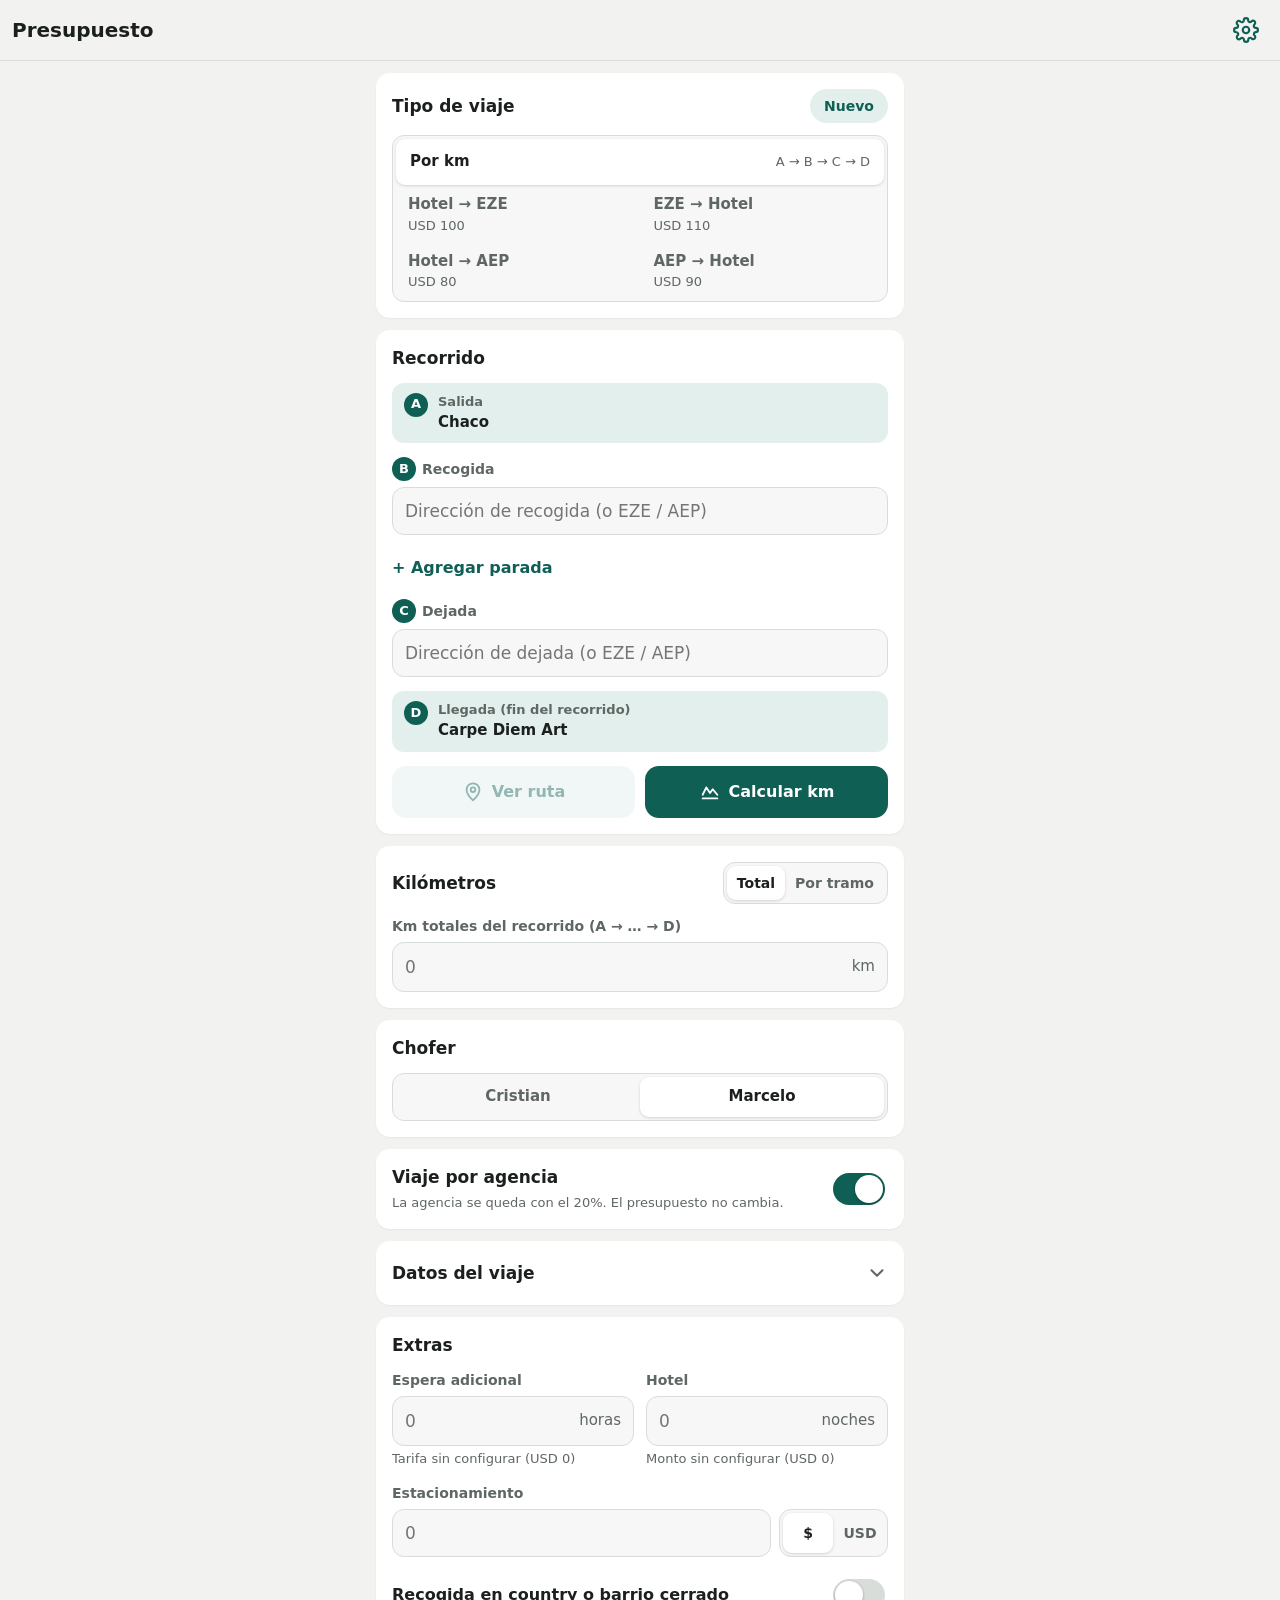
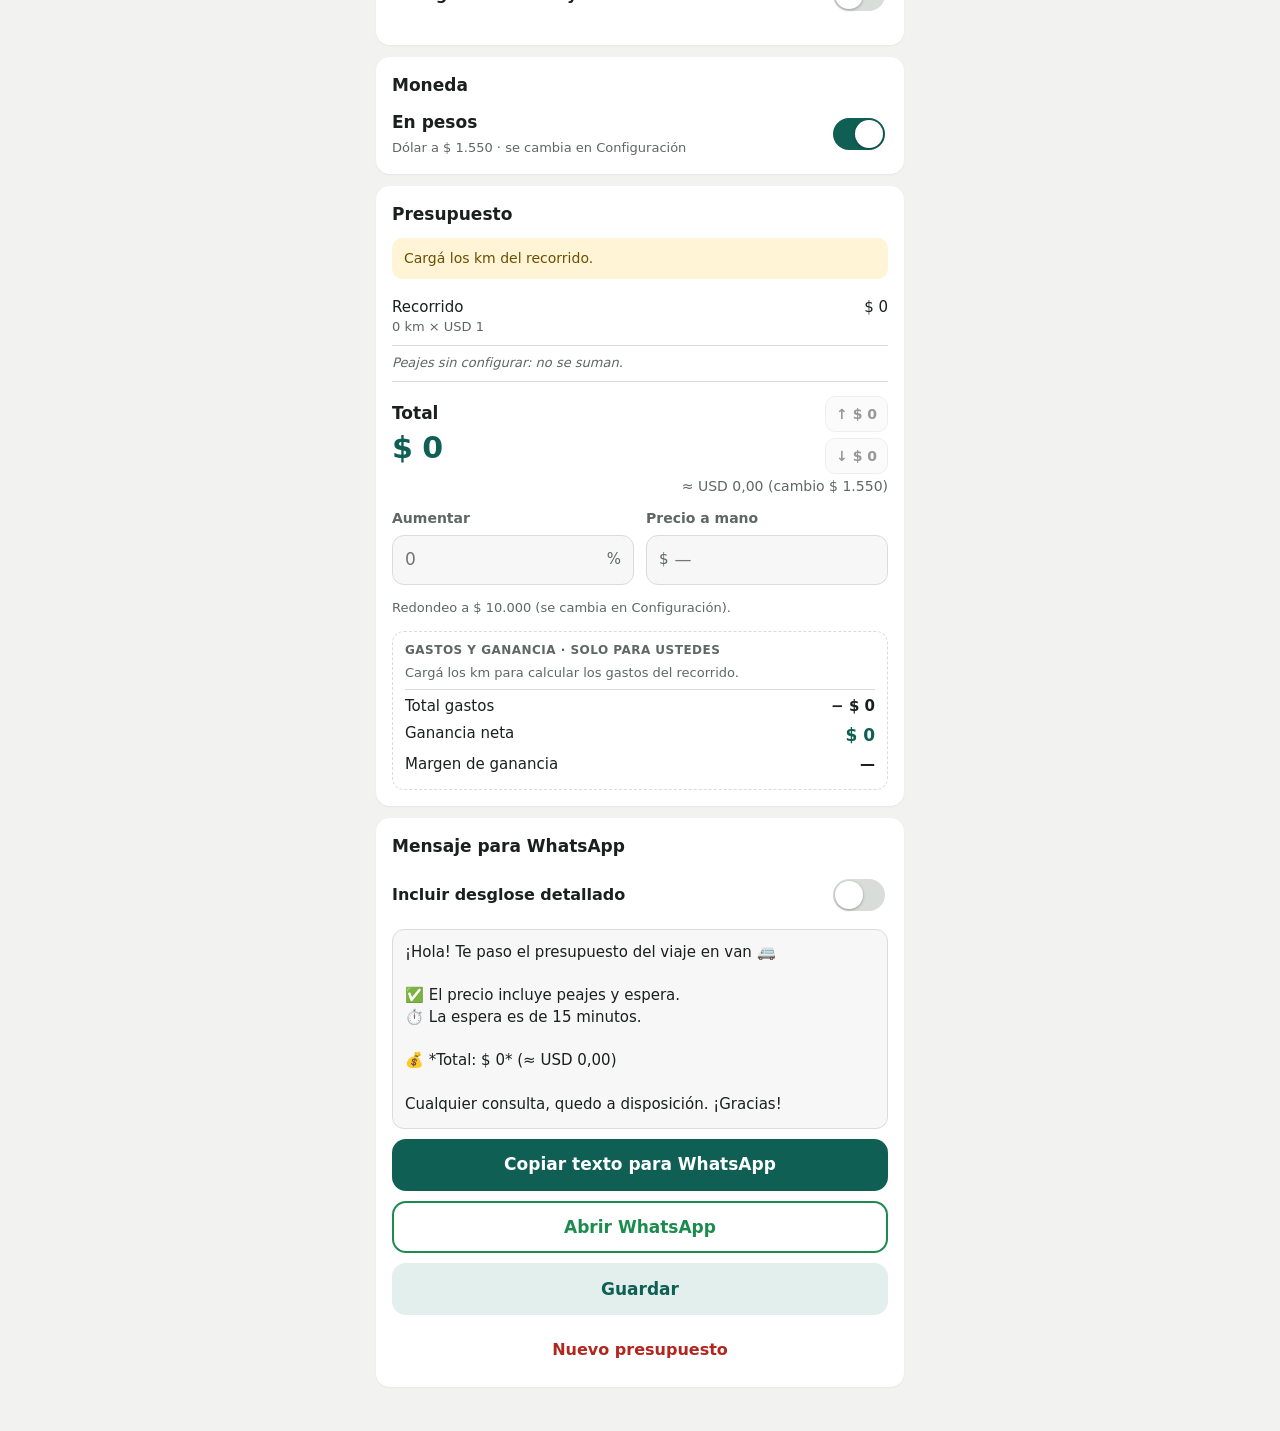
<file: index.html>
<!doctype html>
<html lang="es">
<head>
  <meta charset="utf-8">
  <meta name="viewport" content="width=device-width, initial-scale=1, viewport-fit=cover">
  <meta name="theme-color" content="#0f5f55">
  <meta name="apple-mobile-web-app-capable" content="yes">
  <meta name="mobile-web-app-capable" content="yes">
  <meta name="apple-mobile-web-app-status-bar-style" content="default">
  <meta name="apple-mobile-web-app-title" content="Presupuestos">
  <meta name="format-detection" content="telephone=no">
  <link rel="apple-touch-icon" href="icons/apple-touch-icon.png">
  <link rel="icon" href="icons/icon-192.png" type="image/png">
  <link rel="manifest" href="manifest.webmanifest">
  <title>Presupuestos Van</title>
  <link rel="stylesheet" href="styles.css">
</head>
<body>
  <header class="barra">
    <button type="button" class="barra-btn" id="btn-volver" hidden aria-label="Volver">
      <svg viewBox="0 0 24 24" aria-hidden="true"><path d="M15 5l-7 7 7 7"/></svg><span>Volver</span>
    </button>
    <h1 id="titulo">Presupuesto</h1>
    <button type="button" class="barra-btn icono" id="btn-config" aria-label="Configuración">
      <svg viewBox="0 0 24 24" aria-hidden="true"><circle cx="12" cy="12" r="3"/><path d="M19.4 15a1.7 1.7 0 0 0 .3 1.8l.1.1a2 2 0 1 1-2.8 2.8l-.1-.1a1.7 1.7 0 0 0-1.8-.3 1.7 1.7 0 0 0-1 1.5V21a2 2 0 1 1-4 0v-.1a1.7 1.7 0 0 0-1.1-1.5 1.7 1.7 0 0 0-1.8.3l-.1.1a2 2 0 1 1-2.8-2.8l.1-.1a1.7 1.7 0 0 0 .3-1.8 1.7 1.7 0 0 0-1.5-1H3a2 2 0 1 1 0-4h.1a1.7 1.7 0 0 0 1.5-1.1 1.7 1.7 0 0 0-.3-1.8l-.1-.1a2 2 0 1 1 2.8-2.8l.1.1a1.7 1.7 0 0 0 1.8.3H9a1.7 1.7 0 0 0 1-1.5V3a2 2 0 1 1 4 0v.1a1.7 1.7 0 0 0 1 1.5 1.7 1.7 0 0 0 1.8-.3l.1-.1a2 2 0 1 1 2.8 2.8l-.1.1a1.7 1.7 0 0 0-.3 1.8V9a1.7 1.7 0 0 0 1.5 1H21a2 2 0 1 1 0 4h-.1a1.7 1.7 0 0 0-1.5 1z"/></svg>
    </button>
  </header>

  <!-- ===================== PANTALLA PRINCIPAL ===================== -->
  <main id="vista-principal" class="vista">

    <section class="card">
      <div class="card-titulo">
        <h2>Tipo de viaje</h2>
        <button type="button" class="btn-nuevo-arriba" id="btn-nuevo-arriba">Nuevo</button>
      </div>
      <div class="seg tipos" data-v="tipoViaje" role="group" aria-label="Tipo de viaje" id="tipos-viaje">
        <button type="button" data-valor="km"><span>Por km</span><small>A → B → C → D</small></button>
      </div>
      <p class="nota nota-fija" id="nota-tarifa-fija" hidden></p>
    </section>

    <section class="card">
      <h2>Recorrido</h2>
      <div class="punto punto-base">
        <span class="chip">A</span>
        <div><div class="etq">Salida</div><div id="texto-punto-a" class="direccion"></div></div>
      </div>
      <label class="campo">
        <span class="etq"><span class="chip">B</span> Recogida</span>
        <input type="text" data-v="origen" placeholder="Dirección de recogida (o EZE / AEP)" autocomplete="off" autocapitalize="words" enterkeyhint="next">
        <span class="ayuda" id="ayuda-espera-incluida"></span>
      </label>
      <div id="paradas"></div>
      <button type="button" class="btn-texto" id="btn-agregar-parada">+ Agregar parada</button>
      <label class="campo">
        <span class="etq"><span class="chip">C</span> Dejada</span>
        <input type="text" data-v="destino" placeholder="Dirección de dejada (o EZE / AEP)" autocomplete="off" autocapitalize="words" enterkeyhint="done">
        <span class="ayuda destacada" id="ayuda-destino"></span>
      </label>
      <div class="punto punto-base">
        <span class="chip">D</span>
        <div><div class="etq">Llegada (fin del recorrido)</div><div id="texto-punto-d" class="direccion"></div></div>
      </div>
      <div class="botones-ruta">
        <a id="btn-maps" class="btn secundario" target="_blank" rel="noopener">
          <svg viewBox="0 0 24 24" aria-hidden="true"><path d="M12 21s-7-6.1-7-11.5A7 7 0 0 1 19 9.5C19 14.9 12 21 12 21z"/><circle cx="12" cy="9.5" r="2.5"/></svg>
          Ver ruta
        </a>
        <button type="button" id="btn-calcular-km" class="btn primario">
          <svg viewBox="0 0 24 24" aria-hidden="true"><path d="M4 19h16"/><path d="M4 15l4-8 4 6 3-4 5 6"/></svg>
          <span>Calcular km</span>
        </button>
      </div>
      <p class="aviso" id="aviso-maps" hidden></p>
      <div class="resultado-km" id="resultado-km" hidden role="status" aria-live="polite"></div>
    </section>

    <section class="card" id="card-km">
      <div class="card-titulo">
        <h2>Kilómetros</h2>
        <div class="seg chico" data-v="modoTramos" role="group" aria-label="Forma de cargar los km">
          <button type="button" data-valor="false">Total</button>
          <button type="button" data-valor="true">Por tramo</button>
        </div>
      </div>
      <div id="km-total">
        <label class="campo">
          <span class="etq">Km totales del recorrido (A → … → D)</span>
          <span class="ayuda" id="ayuda-km-fija" hidden>Tarifa fija: los km no cambian el precio, solo se usan para calcular los gastos.</span>
          <span class="con-sufijo"><input type="text" inputmode="decimal" data-v="kmTotales" placeholder="0" autocomplete="off"><span class="sufijo">km</span></span>
        </label>
      </div>
      <div id="km-tramos" hidden>
        <div id="lista-tramos"></div>
        <p class="suma-tramos">Total: <strong id="suma-tramos">0 km</strong></p>
      </div>
    </section>

    <section class="card">
      <h2>Chofer</h2>
      <div class="seg" data-v="chofer" role="group" aria-label="Chofer">
        <button type="button" data-valor="cristian">Cristian</button>
        <button type="button" data-valor="marcelo">Marcelo</button>
      </div>
    </section>

    <section class="card">
      <div class="interruptor sin-borde">
        <label for="por-agencia"><span class="titulo-switch">Viaje por agencia</span><span class="ayuda" id="ayuda-agencia"></span></label>
        <input id="por-agencia" type="checkbox" role="switch" class="switch" data-v="porAgencia">
      </div>
    </section>

    <details class="card desplegable" id="card-datos">
      <summary>
        <h2>Datos del viaje</h2>
        <span class="resumen-datos" id="resumen-datos"></span>
        <svg class="flecha" viewBox="0 0 24 24" aria-hidden="true"><path d="M6 9l6 6 6-6"/></svg>
      </summary>
      <div class="fila">
        <label class="campo"><span class="etq">Fecha</span><input type="date" data-v="fecha"></label>
        <label class="campo"><span class="etq">Hora</span><input type="time" data-v="hora"></label>
      </div>
      <label class="campo"><span class="etq">Pasajeros</span><input type="text" inputmode="numeric" data-v="pasajeros" placeholder="—" autocomplete="off"></label>
    </details>

    <section class="card" id="card-extras">
      <h2>Extras</h2>
      <div class="fila">
        <label class="campo">
          <span class="etq">Espera adicional</span>
          <span class="con-sufijo"><input type="text" inputmode="decimal" data-v="horasEspera" placeholder="0" autocomplete="off"><span class="sufijo">horas</span></span>
          <span class="ayuda" id="ayuda-espera"></span>
        </label>
        <label class="campo">
          <span class="etq">Hotel</span>
          <span class="con-sufijo"><input type="text" inputmode="numeric" data-v="noches" placeholder="0" autocomplete="off"><span class="sufijo">noches</span></span>
          <span class="ayuda" id="ayuda-hotel"></span>
        </label>
      </div>
      <div class="campo">
        <label class="etq" for="estacionamiento">Estacionamiento</label>
        <div class="monto-moneda">
          <input id="estacionamiento" type="text" inputmode="decimal" data-v="estacionamiento.monto" placeholder="0" autocomplete="off">
          <div class="seg chico" data-v="estacionamiento.moneda" role="group" aria-label="Moneda del estacionamiento">
            <button type="button" data-valor="ARS">$</button>
            <button type="button" data-valor="USD">USD</button>
          </div>
        </div>
      </div>
      <div class="interruptor">
        <label for="es-country">Recogida en country o barrio cerrado</label>
        <input id="es-country" type="checkbox" role="switch" class="switch" data-v="esCountry">
      </div>
      <label class="campo" id="campo-country" hidden>
        <span class="etq">Recargo country</span>
        <span class="con-sufijo"><input type="text" inputmode="decimal" data-v="countryPorcentaje" autocomplete="off"><span class="sufijo">%</span></span>
      </label>
    </section>

    <section class="card" id="card-moneda">
      <h2>Moneda</h2>
      <p class="nota" id="nota-moneda-fija" hidden>Tarifa fija: el presupuesto es siempre en USD.</p>
      <div class="interruptor sin-borde" id="campo-moneda">
        <label for="moneda-pesos"><span class="titulo-switch" id="texto-moneda">En pesos</span><span class="ayuda" id="ayuda-moneda"></span></label>
        <input id="moneda-pesos" type="checkbox" role="switch" class="switch">
      </div>
    </section>

    <section class="card" id="resultado">
      <h2>Presupuesto</h2>
      <div id="avisos"></div>
      <table class="desglose"><tbody id="desglose"></tbody></table>
      <div class="total">
        <div class="total-monto">
          <span>Total</span>
          <strong id="total">USD 0,00</strong>
        </div>
        <div class="redondeo" role="group" aria-label="Redondear el total">
          <button type="button" class="btn-redondeo" data-redondeo="arriba" aria-pressed="false"><span aria-hidden="true">↑</span> <span class="monto"></span></button>
          <button type="button" class="btn-redondeo" data-redondeo="abajo" aria-pressed="false"><span aria-hidden="true">↓</span> <span class="monto"></span></button>
        </div>
      </div>
      <p class="equivalente" id="equivalente"></p>
      <div class="fila ajustes-total">
        <label class="campo"><span class="etq">Aumentar</span>
          <span class="con-sufijo"><input type="text" inputmode="decimal" data-v="aumentoPorcentaje" placeholder="0" autocomplete="off"><span class="sufijo">%</span></span></label>
        <label class="campo"><span class="etq">Precio a mano</span>
          <span class="con-sufijo prefijo"><span class="sufijo" id="sufijo-manual">$</span><input type="text" inputmode="decimal" data-v="precioManual" placeholder="—" autocomplete="off"></span></label>
      </div>
      <p class="ayuda" id="ayuda-ajustes"></p>
      <div class="agencia gastos" id="gastos">
        <div class="agencia-titulo">Gastos y ganancia · solo para ustedes</div>
        <p class="gastos-nota" id="gastos-nota"></p>
        <div id="gastos-lineas"></div>
        <div class="agencia-fila gastos-total"><span>Total gastos</span><strong id="gastos-total"></strong></div>
        <div class="agencia-fila gastos-ganancia"><span>Ganancia neta</span><strong id="gastos-ganancia"></strong></div>
        <div class="agencia-fila"><span>Margen de ganancia</span><strong id="gastos-margen"></strong></div>
      </div>
    </section>

    <section class="card">
      <h2>Mensaje para WhatsApp</h2>
      <div class="interruptor">
        <label for="incluir-desglose">Incluir desglose detallado</label>
        <input id="incluir-desglose" type="checkbox" role="switch" class="switch" data-v="incluirDesglose">
      </div>
      <pre class="vista-previa" id="vista-previa"></pre>
      <button type="button" class="btn primario" id="btn-copiar">Copiar texto para WhatsApp</button>
      <a class="btn whatsapp" id="btn-whatsapp" target="_blank" rel="noopener">Abrir WhatsApp</a>
      <button type="button" class="btn secundario" id="btn-guardar-sheet">Guardar</button>
      <button type="button" class="btn-texto peligro" id="btn-nuevo">Nuevo presupuesto</button>
    </section>
  </main>

  <!-- ===================== CONFIGURACIÓN ===================== -->
  <main id="vista-config" class="vista" hidden>
    <form id="form-config" novalidate>
      <div id="errores-config" class="errores" hidden role="alert"></div>

      <section class="card">
        <h2>Salida y llegada</h2>
        <p class="nota">El nombre corto es el que se ve en la pantalla. Para calcular la ruta se usa la dirección completa.</p>
        <label class="campo"><span class="etq"><span class="chip">A</span> Salida: nombre corto</span>
          <input type="text" data-c="nombreA" autocapitalize="words" placeholder="Chaco"></label>
        <label class="campo"><span class="etq">Salida: dirección completa</span>
          <textarea rows="2" data-c="puntoA" autocapitalize="words"></textarea></label>
        <label class="campo"><span class="etq"><span class="chip">D</span> Llegada: nombre corto</span>
          <input type="text" data-c="nombreD" autocapitalize="words" placeholder="Carpe Diem Art"></label>
        <label class="campo"><span class="etq">Llegada: dirección completa</span>
          <textarea rows="3" data-c="puntoD" autocapitalize="words"></textarea></label>
      </section>

      <section class="card">
        <h2>Dólar</h2>
        <label class="campo"><span class="etq">Tipo de cambio</span>
          <span class="con-sufijo prefijo"><span class="sufijo">$</span><input type="text" inputmode="decimal" data-c="tipoCambio" data-tipo="numero"><span class="sufijo">por USD</span></span>
          <span class="ayuda">Se usa para pasar de dólares a pesos en todos los presupuestos.</span></label>
      </section>

      <section class="card">
        <h2>Precios</h2>
        <label class="campo"><span class="etq">Precio por km</span>
          <span class="con-sufijo prefijo"><span class="sufijo">USD</span><input type="text" inputmode="decimal" data-c="precioKmUSD" data-tipo="numero"></span></label>
        <div class="campo"><label class="etq" for="cfg-minimo">Precio mínimo (viajes por km)</label>
          <div class="monto-moneda">
            <input id="cfg-minimo" type="text" inputmode="decimal" data-c="precioMinimo.monto" data-tipo="numero">
            <div class="seg chico" data-c="precioMinimo.moneda" role="group" aria-label="Moneda del precio mínimo">
              <button type="button" data-valor="ARS">$</button><button type="button" data-valor="USD">USD</button>
            </div>
          </div>
          <span class="ayuda">Si el total da menos, se cobra este monto. 0 = sin mínimo.</span></div>
        <label class="campo"><span class="etq">Espera adicional, por hora</span>
          <span class="con-sufijo prefijo"><span class="sufijo">USD</span><input type="text" inputmode="decimal" data-c="esperaPorHoraUSD" data-tipo="numero"></span></label>
        <label class="campo"><span class="etq">Hotel, por noche</span>
          <span class="con-sufijo prefijo"><span class="sufijo">USD</span><input type="text" inputmode="decimal" data-c="hotelPorNocheUSD" data-tipo="numero"></span></label>
      </section>

      <section class="card">
        <h2>Cálculo de km</h2>
        <p class="nota">Servicio que usa el botón "Calcular km".</p>
        <div class="campo"><span class="etq">Servicio</span>
          <div class="seg" data-c="distancias.proveedor" role="group" aria-label="Servicio para calcular km">
            <button type="button" data-valor="osm">OpenStreetMap</button><button type="button" data-valor="google">Google Maps</button>
          </div>
          <span class="ayuda" id="ayuda-proveedor"></span></div>
        <label class="campo" id="campo-google-key"><span class="etq">Clave de API de Google</span>
          <input type="text" data-c="distancias.googleApiKey" autocomplete="off" autocapitalize="off" autocorrect="off" spellcheck="false" placeholder="AIza…">
          <span class="ayuda">Se crea en Google Cloud (ver README). Queda guardada en este celular y en el respaldo JSON.</span></label>
      </section>

      <section class="card">
        <h2>Google Sheets</h2>
        <p class="nota">Dirección del script que guarda cada viaje en la planilla (termina en /exec). Queda guardada en este celular y en el respaldo JSON.</p>
        <label class="campo"><span class="etq">Dirección del script</span>
          <input type="url" data-c="sheetUrl" autocomplete="off" autocapitalize="off" autocorrect="off" spellcheck="false" placeholder="https://script.google.com/macros/s/…/exec"></label>
      </section>

      <section class="card">
        <h2>Tarifas fijas</h2>
        <p class="nota">Precio cerrado en USD: no se suma nada ni se aplica el mínimo.</p>
        <div class="fila">
          <label class="campo"><span class="etq">Hotel → EZE</span>
            <span class="con-sufijo prefijo"><span class="sufijo">USD</span><input type="text" inputmode="decimal" data-c="tarifasFijas.0.usd" data-tipo="numero"></span></label>
          <label class="campo"><span class="etq">EZE → Hotel</span>
            <span class="con-sufijo prefijo"><span class="sufijo">USD</span><input type="text" inputmode="decimal" data-c="tarifasFijas.1.usd" data-tipo="numero"></span></label>
        </div>
        <div class="fila">
          <label class="campo"><span class="etq">Hotel → AEP</span>
            <span class="con-sufijo prefijo"><span class="sufijo">USD</span><input type="text" inputmode="decimal" data-c="tarifasFijas.2.usd" data-tipo="numero"></span></label>
          <label class="campo"><span class="etq">AEP → Hotel</span>
            <span class="con-sufijo prefijo"><span class="sufijo">USD</span><input type="text" inputmode="decimal" data-c="tarifasFijas.3.usd" data-tipo="numero"></span></label>
        </div>
      </section>

      <section class="card">
        <h2>Agencia</h2>
        <label class="campo"><span class="etq">Comisión de la agencia</span>
          <span class="con-sufijo"><input type="text" inputmode="decimal" data-c="agenciaPorcentaje" data-tipo="numero"><span class="sufijo">%</span></span>
          <span class="ayuda">No cambia el presupuesto. Se cuenta como gasto solo en los viajes por agencia.</span></label>
      </section>

      <section class="card">
        <h2>Gastos variables</h2>
        <p class="nota">Valores en pesos. Se calculan según los km de cada viaje y se muestran solo en la app (con la ganancia neta y el margen), nunca en el mensaje.</p>
        <div class="fila">
          <label class="campo"><span class="etq">Marcelo: horas cada 100 km</span>
            <span class="con-sufijo"><input type="text" inputmode="decimal" data-c="costos.choferHorasCada100Km" data-tipo="numero"><span class="sufijo">h</span></span></label>
          <label class="campo"><span class="etq">Marcelo: por hora</span>
            <span class="con-sufijo prefijo"><span class="sufijo">$</span><input type="text" inputmode="decimal" data-c="costos.choferPrecioHora" data-tipo="numero"></span></label>
        </div>
        <p class="ayuda gastos-ayuda">Las horas de Marcelo cuentan solo cuando viaja Marcelo.</p>
        <div class="fila">
          <label class="campo"><span class="etq">Combustible: litros cada 100 km</span>
            <span class="con-sufijo"><input type="text" inputmode="decimal" data-c="costos.combustibleLitrosCada100Km" data-tipo="numero"><span class="sufijo">l</span></span></label>
          <label class="campo"><span class="etq">Precio del litro</span>
            <span class="con-sufijo prefijo"><span class="sufijo">$</span><input type="text" inputmode="decimal" data-c="costos.combustiblePrecioLitro" data-tipo="numero"></span></label>
        </div>
        <label class="campo"><span class="etq">Peajes cada 100 km (aprox.)</span>
          <span class="con-sufijo prefijo"><span class="sufijo">$</span><input type="text" inputmode="decimal" data-c="costos.peajesCada100Km" data-tipo="numero"></span></label>
        <div class="fila">
          <label class="campo"><span class="etq">Aceite / service cada</span>
            <span class="con-sufijo"><input type="text" inputmode="decimal" data-c="costos.aceiteCadaKm" data-tipo="numero"><span class="sufijo">km</span></span></label>
          <label class="campo"><span class="etq">Costo de cada cambio</span>
            <span class="con-sufijo prefijo"><span class="sufijo">$</span><input type="text" inputmode="decimal" data-c="costos.aceiteCosto" data-tipo="numero"></span></label>
        </div>
        <div class="fila">
          <label class="campo"><span class="etq">Neumáticos cada</span>
            <span class="con-sufijo"><input type="text" inputmode="decimal" data-c="costos.neumaticosCadaKm" data-tipo="numero"><span class="sufijo">km</span></span></label>
          <label class="campo"><span class="etq">Costo de las 4</span>
            <span class="con-sufijo prefijo"><span class="sufijo">$</span><input type="text" inputmode="decimal" data-c="costos.neumaticosCosto" data-tipo="numero"></span></label>
        </div>
        <p class="ayuda" id="ejemplo-gastos"></p>
      </section>

      <section class="card">
        <h2>Peajes</h2>
        <p class="nota">Cada cierta cantidad de km se suma un peaje. Con 0 km no se cobran peajes.</p>
        <div class="fila">
          <label class="campo"><span class="etq">Cada</span>
            <span class="con-sufijo"><input type="text" inputmode="decimal" data-c="peajes.cadaKm" data-tipo="numero"><span class="sufijo">km</span></span></label>
          <label class="campo"><span class="etq">Monto por peaje</span>
            <input type="text" inputmode="decimal" data-c="peajes.monto" data-tipo="numero"></label>
        </div>
        <div class="campo"><span class="etq">Moneda del peaje</span>
          <div class="seg" data-c="peajes.moneda" role="group" aria-label="Moneda del peaje">
            <button type="button" data-valor="ARS">Pesos</button><button type="button" data-valor="USD">USD</button>
          </div></div>
        <label class="campo"><span class="etq">Redondeo</span>
          <select data-c="peajes.redondeo">
            <option value="floor">Solo tramos completos (hacia abajo)</option>
            <option value="ceil">Cualquier fracción suma un peaje (hacia arriba)</option>
          </select>
          <span class="ayuda" id="ejemplo-peajes"></span></label>
      </section>

      <section class="card">
        <h2>Estacionamiento</h2>
        <p class="nota">Este monto se precarga en cada presupuesto nuevo; después se puede cambiar en el viaje.</p>
        <div class="monto-moneda">
          <input type="text" inputmode="decimal" data-c="estacionamiento.montoPorDefecto" data-tipo="numero" aria-label="Estacionamiento por defecto">
          <div class="seg chico" data-c="estacionamiento.moneda" role="group" aria-label="Moneda del estacionamiento">
            <button type="button" data-valor="ARS">$</button><button type="button" data-valor="USD">USD</button>
          </div>
        </div>
      </section>

      <section class="card">
        <h2>Recargos y ajustes</h2>
        <label class="campo"><span class="etq">Recargo country / barrio cerrado (por defecto)</span>
          <span class="con-sufijo"><input type="text" inputmode="decimal" data-c="countryPorcentaje" data-tipo="numero"><span class="sufijo">%</span></span>
          <span class="ayuda">Habitualmente entre 5% y 10%. Se aplica sobre todo el subtotal.</span></label>
        <label class="campo"><span class="etq">Ajuste general sobre el total</span>
          <span class="con-sufijo"><input type="text" inputmode="decimal" data-c="ajusteGeneralPorcentaje" data-tipo="numero"><span class="sufijo">%</span></span>
          <span class="ayuda">Por ejemplo, para actualizar todos los precios por inflación. No se muestra como línea aparte al cliente.</span></label>
        <p class="nota">Botones ↑ ↓ al lado del total: redondean a estos múltiplos.</p>
        <div class="fila" id="campos-redondeo">
          <label class="campo"><span class="etq">Redondeo en USD</span><input type="text" inputmode="decimal" data-c="redondeo.multiploUSD" data-tipo="numero"></label>
          <label class="campo"><span class="etq">Redondeo en pesos</span><input type="text" inputmode="decimal" data-c="redondeo.multiploARS" data-tipo="numero"></label>
        </div>
      </section>

      <section class="card">
        <h2>Espera incluida</h2>
        <p class="nota">El mensaje siempre dice que el precio incluye peajes y espera, y agrega uno de estos textos según la recogida.</p>
        <label class="campo"><span class="etq">Si la recogida es en Ezeiza o Aeroparque</span>
          <textarea rows="3" data-c="esperaIncluida.textoAeropuerto"></textarea></label>
        <label class="campo"><span class="etq">Si la recogida es en otro lugar</span>
          <textarea rows="2" data-c="esperaIncluida.textoNormal"></textarea></label>
      </section>

      <section class="card">
        <h2>Texto de WhatsApp</h2>

        <label class="campo"><span class="etq">Plantilla</span>
          <textarea rows="12" data-c="plantillaWhatsApp" id="plantilla" spellcheck="false"></textarea></label>
        <p class="nota">Tocá una variable para insertarla. Si todas las variables de una línea quedan vacías (por ejemplo, sin fecha), esa línea no aparece.</p>
        <div class="variables" id="variables"></div>
      </section>

      <div class="acciones-config">
        <button type="submit" class="btn primario">Guardar cambios</button>
        <button type="button" class="btn secundario" id="btn-cancelar">Cancelar</button>
      </div>

      <section class="card">
        <h2>Respaldo</h2>
        <p class="nota">Exportá la configuración para guardarla o pasarla a otro celular.</p>
        <button type="button" class="btn secundario" id="btn-exportar">Exportar configuración (JSON)</button>
        <label class="btn secundario" for="input-importar">Importar configuración</label>
        <input type="file" id="input-importar" accept="application/json,.json" hidden>
        <button type="button" class="btn-texto peligro" id="btn-restablecer">Restablecer valores por defecto</button>
      </section>
      <p class="version" id="version"></p>
    </form>
  </main>

  <dialog class="dialogo" id="dialogo-guardar" aria-labelledby="titulo-guardar">
    <form method="dialog" id="form-guardar">
      <h2 id="titulo-guardar">Guardar viaje</h2>
      <p class="nota">Se agrega una fila en el Sheet con todos los datos del presupuesto.</p>
      <label class="campo"><span class="etq">Nombre de quien viaja</span>
        <input type="text" id="guardar-persona" placeholder="Opcional" autocomplete="off" autocapitalize="words"></label>
      <label class="campo"><span class="etq">Fecha del viaje</span>
        <input type="date" id="guardar-fecha"></label>
      <p class="aviso" id="error-guardar" role="alert" hidden></p>
      <div class="acciones-dialogo">
        <button type="button" class="btn secundario" id="btn-guardar-cancelar">Cancelar</button>
        <button type="submit" class="btn primario" id="btn-guardar-confirmar" value="guardar">Guardar</button>
      </div>
    </form>
  </dialog>

  <div class="toast" id="toast" role="status" aria-live="polite"></div>

  <script type="module" src="js/app.js"></script>
</body>
</html>
</file>
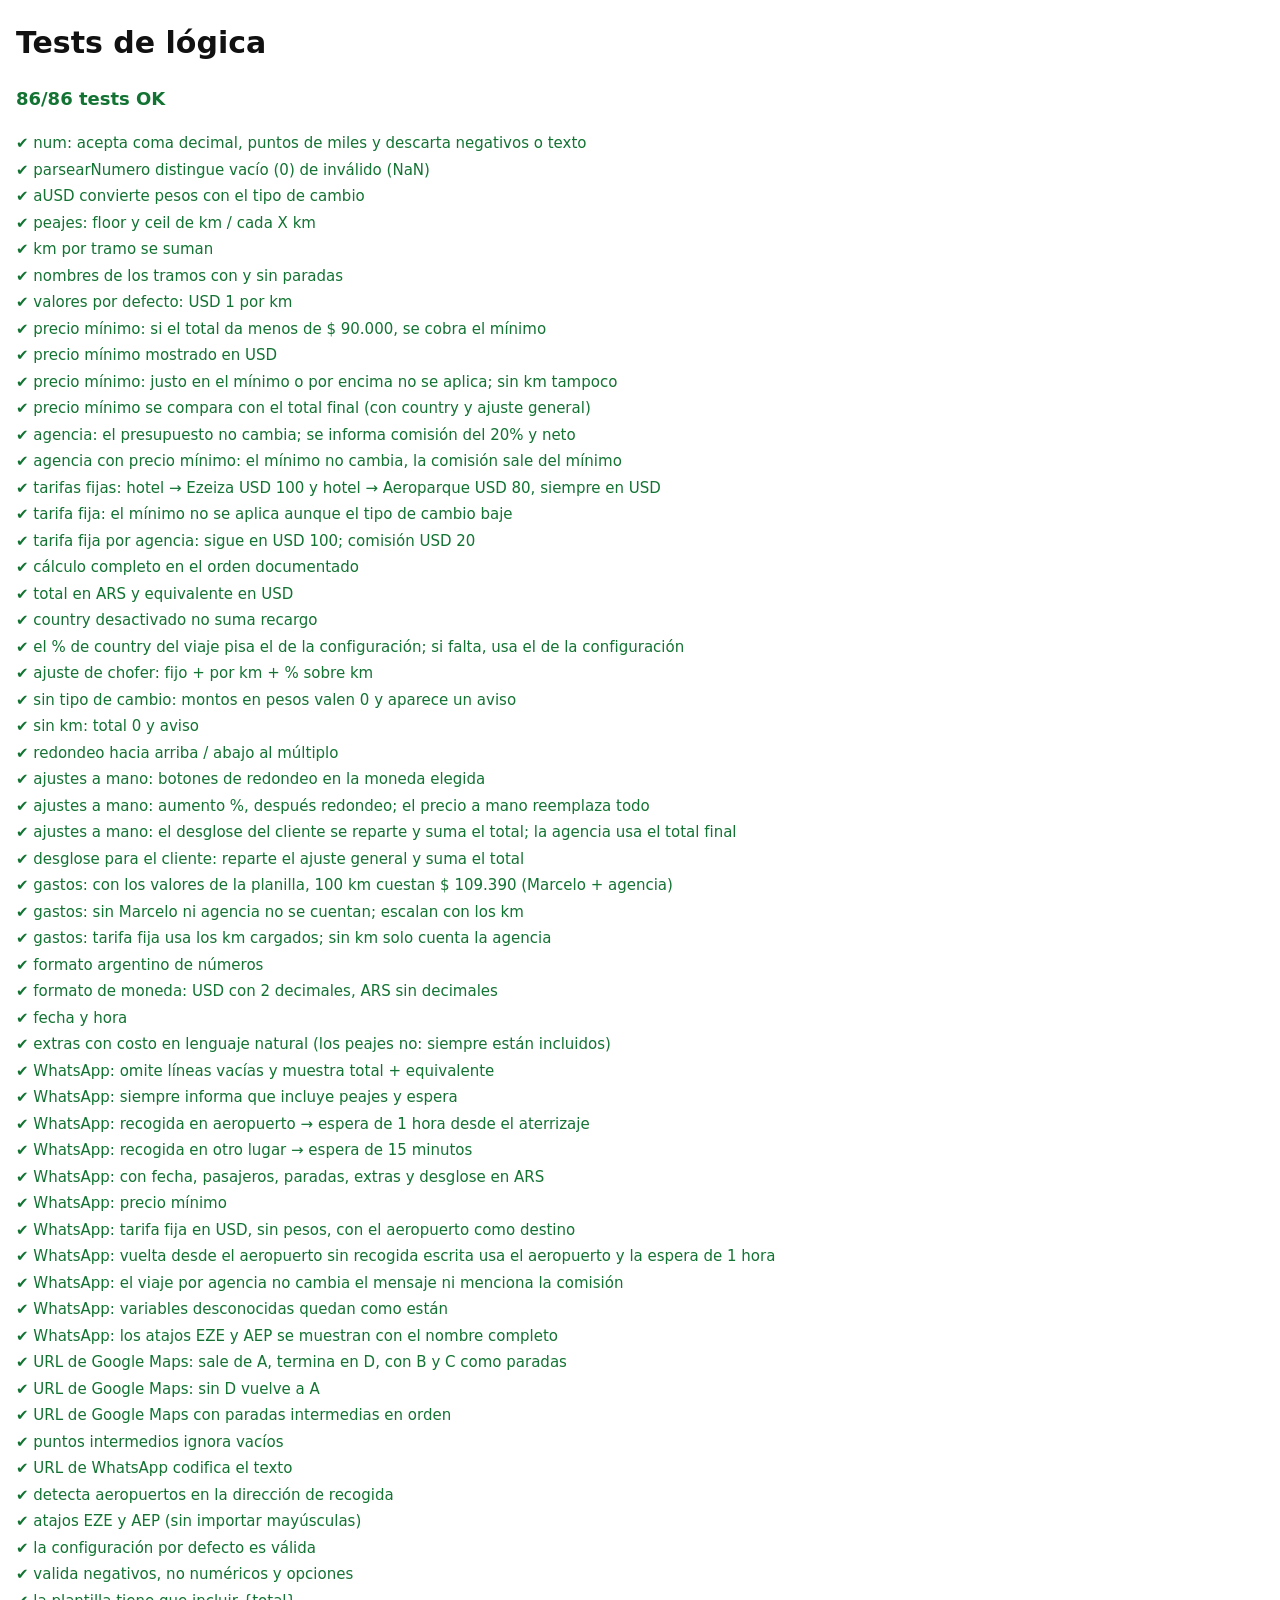
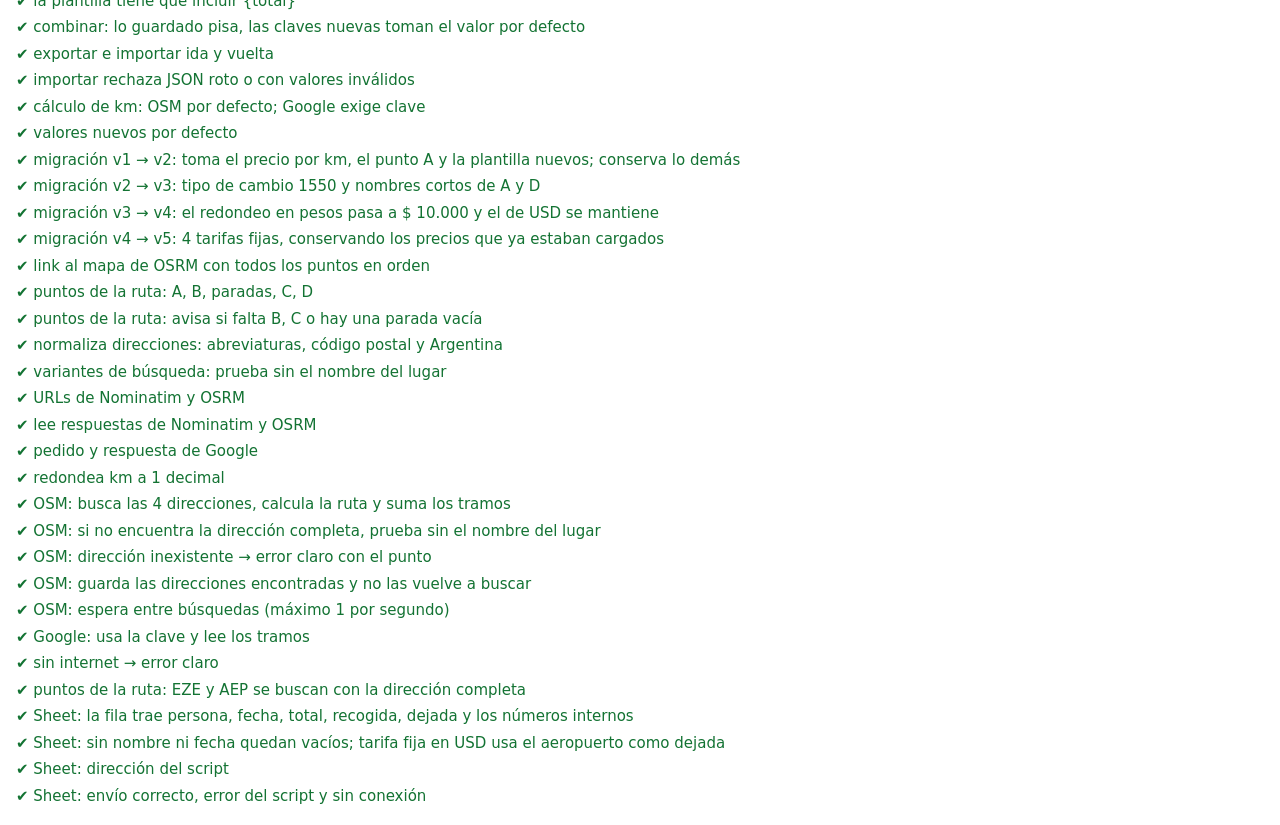
<file: tests/tests.html>
<!doctype html>
<html lang="es">
<head>
<meta charset="utf-8">
<meta name="viewport" content="width=device-width, initial-scale=1">
<title>Tests</title>
<style>
  body { font: 15px/1.5 -apple-system, system-ui, sans-serif; margin: 16px; background: #fff; color: #111; }
  ul { list-style: none; padding: 0; } li { padding: 2px 0; white-space: pre-wrap; }
  .ok { color: #137333; } .falla { color: #b3261e; font-weight: 600; }
  #resumen { font-size: 18px; font-weight: 700; }
</style>
</head>
<body>
<h1>Tests de lógica</h1>
<p id="resumen">Corriendo…</p>
<ul id="salida"></ul>
<script type="module">
  import { correr } from './runner.js';
  import './calc.test.js';
  import './format.test.js';
  import './maps.test.js';
  import './config.test.js';
  import './distancias.test.js';
  import './sheet.test.js';
  const r = await correr(document.getElementById('salida'));
  const p = document.getElementById('resumen');
  p.textContent = r.resumen;
  p.className = r.fallas.length ? 'falla' : 'ok';
  window.resultadoTests = r;
</script>
</body>
</html>
</file>
<file: styles.css>
/* Presupuestos Van — mobile-first, pensado para Safari en iPhone. */

:root {
  --fondo: #f2f3f1;
  --card: #ffffff;
  --texto: #1b1f1d;
  --suave: #5f6763;
  --borde: #d9ddda;
  --campo: #f6f7f6;
  --acento: #0f5f55;
  --acento-texto: #ffffff;
  --acento-suave: #e2efec;
  --wa: #1c8c4e;
  --peligro: #b3261e;
  --aviso-fondo: #fff4d6;
  --aviso-texto: #6b4e00;
  --sombra: 0 1px 2px rgba(0, 0, 0, 0.05);
  --radio: 14px;
  color-scheme: light;
}
@media (prefers-color-scheme: dark) {
  :root {
    --fondo: #101312;
    --card: #1b1f1d;
    --texto: #eef1ef;
    --suave: #a0a9a4;
    --borde: #313734;
    --campo: #242927;
    --acento: #4fb8a6;
    --acento-texto: #08201c;
    --acento-suave: #1f3a35;
    --wa: #3fbf75;
    --peligro: #ff8a80;
    --aviso-fondo: #3a3115;
    --aviso-texto: #f3d98a;
    --sombra: none;
    color-scheme: dark;
  }
}

* { box-sizing: border-box; }
html { -webkit-text-size-adjust: 100%; }
body {
  margin: 0;
  font: 16px/1.45 -apple-system, BlinkMacSystemFont, "SF Pro Text", system-ui, sans-serif;
  background: var(--fondo);
  color: var(--texto);
  -webkit-tap-highlight-color: transparent;
}
[hidden] { display: none !important; }
svg { width: 22px; height: 22px; fill: none; stroke: currentColor; stroke-width: 2; stroke-linecap: round; stroke-linejoin: round; flex: none; }

/* ---------- barra superior ---------- */
.barra {
  position: sticky; top: 0; z-index: 10;
  display: flex; align-items: center; justify-content: space-between; gap: 8px;
  padding: calc(env(safe-area-inset-top) + 8px) 12px 8px;
  background: color-mix(in srgb, var(--fondo) 88%, transparent);
  -webkit-backdrop-filter: blur(12px); backdrop-filter: blur(12px);
  border-bottom: 1px solid var(--borde);
}
.barra h1 { margin: 0 auto 0 4px; font-size: 20px; font-weight: 700; }
#btn-volver + h1 { margin-left: 0; }
.barra-btn {
  display: inline-flex; align-items: center; gap: 2px;
  min-height: 44px; min-width: 44px; padding: 0 8px;
  border: 0; background: none; color: var(--acento); font: inherit; font-weight: 600;
  border-radius: 10px; cursor: pointer;
}
.barra-btn.icono { justify-content: center; }
.barra-btn.icono svg { width: 26px; height: 26px; }

/* ---------- vistas y tarjetas ---------- */
.vista {
  max-width: 560px; margin: 0 auto;
  padding: 12px 16px calc(32px + env(safe-area-inset-bottom));
}
.card {
  background: var(--card); border-radius: var(--radio); box-shadow: var(--sombra);
  padding: 16px; margin-bottom: 12px;
}
.card h2 { margin: 0 0 12px; font-size: 17px; font-weight: 700; }
.card-titulo { display: flex; align-items: center; justify-content: space-between; gap: 8px; margin-bottom: 12px; }
.card-titulo h2 { margin: 0; }
.opcional { font-size: 13px; font-weight: 500; color: var(--suave); margin-left: 4px; }
.nota { margin: 4px 0 12px; font-size: 14px; color: var(--suave); }
.ayuda { display: block; margin-top: 4px; font-size: 13px; color: var(--suave); }

/* ---------- campos ---------- */
.campo { display: block; margin-bottom: 14px; min-width: 0; }
.campo:last-child { margin-bottom: 0; }
.etq { display: flex; align-items: center; gap: 6px; font-size: 14px; font-weight: 600; color: var(--suave); margin-bottom: 6px; }
input[type="text"], input[type="date"], input[type="time"], textarea, select {
  width: 100%; min-height: 48px;
  font: inherit; font-size: 17px; /* ≥16px evita el zoom de Safari al enfocar */
  color: var(--texto); background: var(--campo);
  border: 1px solid var(--borde); border-radius: 12px; padding: 10px 12px;
  -webkit-appearance: none; appearance: none;
}
input[type="date"], input[type="time"] { display: block; min-width: 0; text-align: left; }
input::-webkit-date-and-time-value { text-align: left; }
textarea { resize: vertical; line-height: 1.4; }
#plantilla { font-family: ui-monospace, "SF Mono", Menlo, monospace; font-size: 16px; }
select { background-image: linear-gradient(45deg, transparent 50%, var(--suave) 50%), linear-gradient(135deg, var(--suave) 50%, transparent 50%);
  background-position: calc(100% - 20px) 50%, calc(100% - 14px) 50%; background-size: 6px 6px; background-repeat: no-repeat; padding-right: 36px; }
input:focus, textarea:focus, select:focus { outline: 2px solid var(--acento); outline-offset: 1px; border-color: transparent; }
.campo.error input, .campo.error textarea, .campo.error .con-sufijo { border-color: var(--peligro); outline-color: var(--peligro); }
.campo.error .con-sufijo input { border-color: transparent; }
.campo.error .etq { color: var(--peligro); }

.con-sufijo { display: flex; align-items: center; background: var(--campo); border: 1px solid var(--borde); border-radius: 12px; }
.con-sufijo:focus-within { outline: 2px solid var(--acento); outline-offset: 1px; border-color: transparent; }
.con-sufijo input { border: 0; background: transparent; outline: none !important; min-width: 0; flex: 1; }
.con-sufijo .sufijo { padding: 0 12px 0 0; color: var(--suave); font-size: 15px; white-space: nowrap; }
.con-sufijo.prefijo .sufijo:first-child { padding: 0 0 0 12px; }
.con-sufijo.prefijo input { padding-left: 6px; }

.fila { display: grid; grid-template-columns: 1fr 1fr; gap: 12px; margin-bottom: 14px; }
.fila .campo { margin-bottom: 0; }
.fila.alinear-fin { align-items: end; }
.fila:last-child { margin-bottom: 0; }

.monto-moneda { display: flex; gap: 8px; align-items: stretch; }
.monto-moneda input { flex: 1; min-width: 0; }

/* ---------- puntos del recorrido ---------- */
.chip {
  display: inline-grid; place-items: center; width: 24px; height: 24px; border-radius: 50%;
  background: var(--acento); color: var(--acento-texto); font-size: 13px; font-weight: 700; flex: none;
}
.chip-parada { background: var(--acento-suave); color: var(--acento); }
.punto-base { display: flex; gap: 10px; align-items: flex-start; padding: 10px 12px; margin-bottom: 14px; background: var(--acento-suave); border-radius: 12px; }
.punto-base .etq { margin-bottom: 0; font-size: 13px; }
.ayuda.destacada { color: var(--acento); font-weight: 600; }

/* ---------- botones de la ruta y cálculo de km ---------- */
.botones-ruta { display: grid; grid-template-columns: 1fr 1fr; gap: 10px; margin-top: 10px; }
.botones-ruta .btn { margin-top: 0; font-size: 16px; padding: 12px 10px; }
.botones-ruta:has(> [hidden]) { grid-template-columns: 1fr; } /* tarifa fija: solo "Ver ruta" */
.btn:disabled { opacity: 0.6; cursor: progress; }
.resultado-km { margin-top: 10px; padding: 10px 12px; border-radius: 12px; font-size: 14px; }
.resultado-km p { margin: 0 0 4px; }
.resultado-km p:last-child { margin-bottom: 0; }
.resultado-km.ok { background: var(--acento-suave); color: var(--texto); }
.resultado-km.cargando { background: var(--campo); color: var(--suave); }
.resultado-km.error { background: var(--aviso-fondo); color: var(--aviso-texto); }
.resultado-km-titulo { font-size: 16px; font-weight: 700; color: var(--acento); }
.resultado-km-tramos, .resultado-km-nota { color: var(--suave); }
.resultado-km details { margin-top: 6px; }
.link-mapa-osm { display: flex; align-items: center; min-height: 44px; font-weight: 600; color: var(--acento); text-decoration: none; }
.resultado-km summary { cursor: pointer; font-weight: 600; color: var(--acento); min-height: 32px; display: flex; align-items: center; }
.resultado-km ol { margin: 4px 0 0; padding-left: 20px; color: var(--suave); font-size: 13px; }
.resultado-km li { margin-bottom: 4px; }

/* ---------- tipo de viaje ---------- */
.seg.tipos { display: grid; grid-template-columns: 1fr 1fr; gap: 3px; }
.seg.tipos button { display: flex; justify-content: space-between; align-items: center; gap: 8px; min-height: 46px; padding: 0 14px; text-align: left; min-width: 0; }
.seg.tipos button[data-valor="km"] { grid-column: 1 / -1; }
.seg.tipos button:not([data-valor="km"]) { flex-direction: column; justify-content: center; align-items: flex-start; gap: 1px; min-height: 52px; padding: 6px 12px; }
.seg.tipos small { font-size: 13px; font-weight: 500; color: var(--suave); }
.nota-fija { margin: 12px 0 0; color: var(--texto); }

/* ---------- agencia (solo informativo) ---------- */
.agencia { margin-top: 14px; padding: 10px 12px; border: 1px dashed var(--borde); border-radius: 12px; font-size: 15px; }
.agencia-titulo { font-size: 12px; font-weight: 600; text-transform: uppercase; letter-spacing: 0.04em; color: var(--suave); margin-bottom: 4px; }
.agencia-fila { display: flex; justify-content: space-between; gap: 12px; padding: 3px 0; font-variant-numeric: tabular-nums; }
.interruptor label .ayuda { font-weight: 400; }
.direccion { font-size: 15px; font-weight: 600; }
.con-boton { display: flex; gap: 8px; }
.con-boton input { flex: 1; min-width: 0; }
.btn-quitar { flex: none; width: 48px; border: 1px solid var(--borde); background: var(--campo); color: var(--suave); border-radius: 12px; font-size: 16px; cursor: pointer; }
.parada { margin-bottom: 10px; }

/* ---------- botones ---------- */
.btn {
  display: flex; align-items: center; justify-content: center; gap: 8px;
  width: 100%; min-height: 52px; margin-top: 10px; padding: 12px 16px;
  font: inherit; font-size: 17px; font-weight: 650; text-decoration: none; text-align: center;
  border-radius: 14px; border: 0; cursor: pointer;
}
.btn.primario { background: var(--acento); color: var(--acento-texto); }
.btn.secundario { background: var(--acento-suave); color: var(--acento); }
.btn.whatsapp { background: transparent; color: var(--wa); border: 2px solid var(--wa); }
.btn[aria-disabled="true"] { opacity: 0.45; }
.btn:active, .barra-btn:active, .seg button:active { transform: scale(0.98); }
.btn.chico { width: auto; min-height: 46px; margin: 0; padding: 10px 20px; }
.btn-texto {
  display: block; width: 100%; min-height: 44px; margin-top: 4px;
  background: none; border: 0; color: var(--acento); font: inherit; font-weight: 600; cursor: pointer;
}
#btn-agregar-parada { text-align: left; padding: 0; margin: -4px 0 10px; }
.btn-texto.peligro { color: var(--peligro); margin-top: 12px; }

/* ---------- control segmentado ---------- */
.seg { display: flex; padding: 3px; background: var(--campo); border: 1px solid var(--borde); border-radius: 12px; min-height: 48px; }
.seg button {
  flex: 1; min-height: 40px; padding: 0 10px; border: 0; border-radius: 9px; background: transparent;
  font: inherit; font-size: 15px; font-weight: 600; color: var(--suave); cursor: pointer; white-space: nowrap;
}
.seg button[aria-pressed="true"] { background: var(--card); color: var(--texto); box-shadow: 0 1px 3px rgba(0, 0, 0, 0.15); }
.seg.chico { min-height: 40px; flex: none; }
.seg.chico button { min-height: 34px; font-size: 14px; }
.monto-moneda .seg.chico { min-height: 48px; }
.monto-moneda .seg.chico button { min-height: 40px; min-width: 48px; }

/* ---------- interruptor (switch) ---------- */
.interruptor { display: flex; align-items: center; justify-content: space-between; gap: 12px; min-height: 48px; margin: 4px 0 10px; }
.interruptor label { font-weight: 600; flex: 1; }
.switch {
  -webkit-appearance: none; appearance: none; flex: none;
  width: 52px; height: 32px; border-radius: 16px; background: var(--borde); position: relative; cursor: pointer; transition: background 0.2s;
}
.switch::after { content: ""; position: absolute; top: 2px; left: 2px; width: 28px; height: 28px; border-radius: 50%; background: #fff; box-shadow: 0 1px 3px rgba(0, 0, 0, 0.3); transition: transform 0.2s; }
.switch:checked { background: var(--acento); }
.switch:checked::after { transform: translateX(20px); }
.switch:focus-visible { outline: 2px solid var(--acento); outline-offset: 2px; }

/* ---------- km por tramo ---------- */
.tramo { margin-bottom: 10px; }
.suma-tramos { margin: 8px 0 0; text-align: right; color: var(--suave); }
.suma-tramos strong { color: var(--texto); font-size: 18px; }

/* ---------- resultado ---------- */
.desglose { width: 100%; border-collapse: collapse; font-size: 15px; }
.desglose th, .desglose td { padding: 8px 0; border-bottom: 1px solid var(--borde); vertical-align: top; }
.desglose th { text-align: left; font-weight: 500; }
.desglose td { text-align: right; white-space: nowrap; font-variant-numeric: tabular-nums; padding-left: 12px; }
.desglose .detalle { display: block; font-size: 13px; color: var(--suave); }
.desglose .pendiente th { color: var(--suave); font-size: 13px; font-style: italic; }
.total { display: flex; justify-content: space-between; align-items: baseline; gap: 12px; margin-top: 14px; }
.total span { font-size: 17px; font-weight: 600; }
.total strong { font-size: 30px; font-variant-numeric: tabular-nums; color: var(--acento); letter-spacing: -0.5px; }
.equivalente { margin: 2px 0 0; text-align: right; color: var(--suave); font-size: 14px; }
.aviso { margin: 0 0 10px; padding: 10px 12px; border-radius: 10px; background: var(--aviso-fondo); color: var(--aviso-texto); font-size: 14px; }

.vista-previa {
  margin: 0; padding: 12px;
  background: var(--campo); border: 1px solid var(--borde); border-radius: 12px;
  font: 15px/1.45 -apple-system, system-ui, sans-serif; white-space: pre-wrap; word-break: break-word;
  -webkit-user-select: text; user-select: text;
}

/* ---------- configuración ---------- */
.errores { background: var(--aviso-fondo); color: var(--aviso-texto); border-radius: var(--radio); padding: 12px 16px; margin-bottom: 12px; font-size: 15px; }
.errores ul { margin: 6px 0 0; padding-left: 18px; }
.acciones-config { margin: 4px 0 20px; }
.acciones-config .btn:first-child { margin-top: 0; }
.variables { display: grid; gap: 6px; }
.variable {
  display: flex; gap: 10px; align-items: baseline; text-align: left; width: 100%; min-height: 40px;
  padding: 8px 10px; border: 1px solid var(--borde); border-radius: 10px; background: var(--campo);
  font: inherit; font-size: 14px; color: var(--suave); cursor: pointer;
}
.variable code { color: var(--acento); font-size: 14px; font-weight: 600; flex: none; }
label.btn { -webkit-user-select: none; user-select: none; }
.version { text-align: center; color: var(--suave); font-size: 13px; }

/* ---------- aviso flotante ---------- */
.toast {
  position: fixed; left: 50%; bottom: calc(90px + env(safe-area-inset-bottom)); z-index: 20;
  transform: translate(-50%, 20px); opacity: 0; pointer-events: none;
  max-width: calc(100% - 32px); padding: 12px 18px; border-radius: 14px;
  background: var(--texto); color: var(--fondo); font-weight: 600; font-size: 15px; text-align: center;
  transition: opacity 0.2s, transform 0.2s;
}
.toast.visible { opacity: 1; transform: translate(-50%, 0); }

@media (prefers-reduced-motion: reduce) {
  * { transition: none !important; scroll-behavior: auto !important; }
}

/* ---------- v1.3: secciones sueltas, desplegable y ajustes del total ---------- */
.interruptor.sin-borde { margin: 0; }
.titulo-switch { display: block; font-size: 17px; font-weight: 700; }

.desplegable > summary { list-style: none; display: flex; align-items: center; gap: 8px; cursor: pointer; min-height: 32px; }
.desplegable > summary::-webkit-details-marker { display: none; }
.desplegable > summary h2 { margin: 0; flex: none; }
.desplegable .resumen-datos { flex: 1; min-width: 0; text-align: right; font-size: 14px; color: var(--suave); white-space: nowrap; overflow: hidden; text-overflow: ellipsis; }
.desplegable .flecha { flex: none; width: 22px; height: 22px; fill: none; stroke: var(--suave); stroke-width: 2.2; stroke-linecap: round; stroke-linejoin: round; transition: transform 0.2s; }
.desplegable[open] .flecha { transform: rotate(180deg); }
.desplegable[open] > summary { margin-bottom: 12px; }

.total { align-items: center; }
.total-monto { display: flex; flex-direction: column; min-width: 0; }
.total-monto strong { overflow-wrap: anywhere; }
.redondeo { display: flex; flex-direction: column; gap: 6px; flex: none; }
.btn-redondeo {
  font: inherit; font-size: 14px; font-weight: 600; font-variant-numeric: tabular-nums;
  min-height: 36px; padding: 4px 10px; border-radius: 10px; text-align: left;
  border: 1px solid var(--borde); background: var(--campo); color: var(--texto); cursor: pointer;
}
.btn-redondeo[aria-pressed="true"] { background: var(--acento); border-color: var(--acento); color: var(--acento-texto); }
.btn-redondeo:disabled { opacity: 0.45; cursor: default; }
.total span.monto, .btn-redondeo span { font-size: inherit; font-weight: inherit; }
.ajustes-total { margin-top: 12px; }
#ayuda-ajustes { margin: 0; }

/* ---------- gastos y ganancia (solo informativo) ---------- */
.gastos-nota { margin: 0 0 6px; font-size: 13px; color: var(--suave); }
.gastos .agencia-fila small { color: var(--suave); font-size: 12px; }
.gastos .monto-gasto { font-variant-numeric: tabular-nums; white-space: nowrap; }
.gastos-total { border-top: 1px solid var(--borde); margin-top: 4px; padding-top: 6px !important; }
.gastos-ganancia strong { color: var(--acento); font-size: 17px; }
.gastos strong.negativo { color: var(--peligro); }
.gastos-ayuda { margin: -6px 0 14px; }

/* ---------- botón Nuevo y guardado en Sheets ---------- */
.btn-nuevo-arriba {
  border: 0; border-radius: 999px; padding: 6px 14px; min-height: 34px;
  background: var(--acento-suave); color: var(--acento);
  font: inherit; font-size: 14px; font-weight: 600; cursor: pointer;
}
.btn-nuevo-arriba:active { transform: scale(0.97); }
.dialogo {
  width: min(92vw, 420px); padding: 20px; border: 0; border-radius: var(--radio);
  background: var(--card); color: var(--texto); box-shadow: 0 10px 40px rgba(0, 0, 0, 0.3);
}
.dialogo::backdrop { background: rgba(0, 0, 0, 0.45); }
.dialogo h2 { margin: 0 0 6px; font-size: 18px; }
.acciones-dialogo { display: flex; gap: 10px; margin-top: 8px; }
.acciones-dialogo .btn { margin-top: 0; flex: 1; }
</file>
